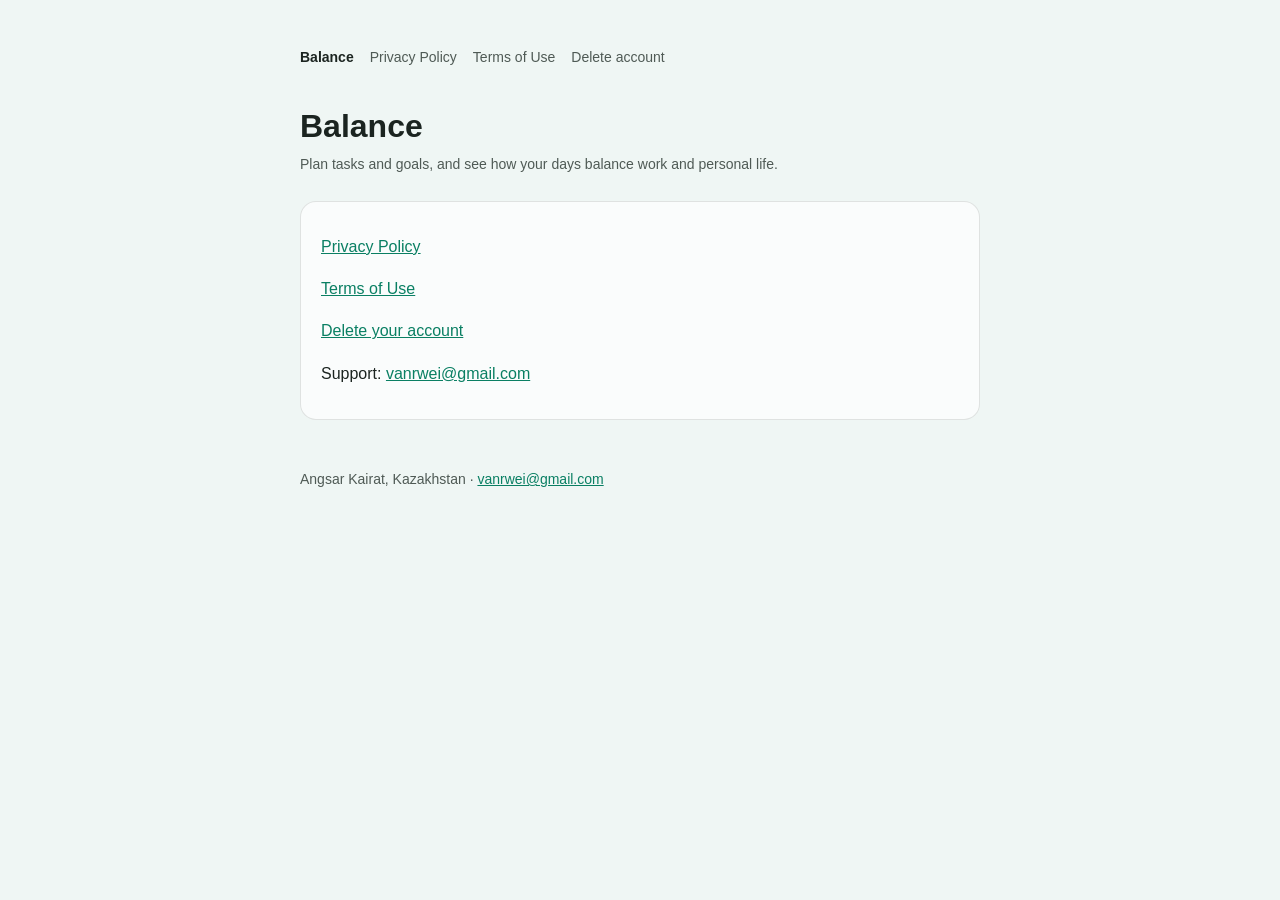
<file: index.html>
<!doctype html>
<html lang="en">
<head>
<meta charset="utf-8">
<meta name="viewport" content="width=device-width,initial-scale=1">
<title>Balance — Balance</title>
<meta name="description" content="Balance: privacy policy, terms of use and account deletion.">
<meta name="color-scheme" content="light dark">
<link rel="stylesheet" href="style.css">
</head>
<body>
<main>
<nav aria-label="Balance legal pages"><a href="index.html" aria-current="page">Balance</a><a href="privacy.html">Privacy Policy</a><a href="terms.html">Terms of Use</a><a href="delete-account.html">Delete account</a></nav>
<h1>Balance</h1>
<p class="meta">Plan tasks and goals, and see how your days balance work and personal life.</p>
<div class="box">
<p><a href="privacy.html">Privacy Policy</a></p>
<p><a href="terms.html">Terms of Use</a></p>
<p><a href="delete-account.html">Delete your account</a></p>
<p>Support: <a href="mailto:vanrwei@gmail.com">vanrwei@gmail.com</a></p>
</div>
<footer>Angsar Kairat, Kazakhstan · <a href="mailto:vanrwei@gmail.com">vanrwei@gmail.com</a></footer>
</main>
</body>
</html>
</file>
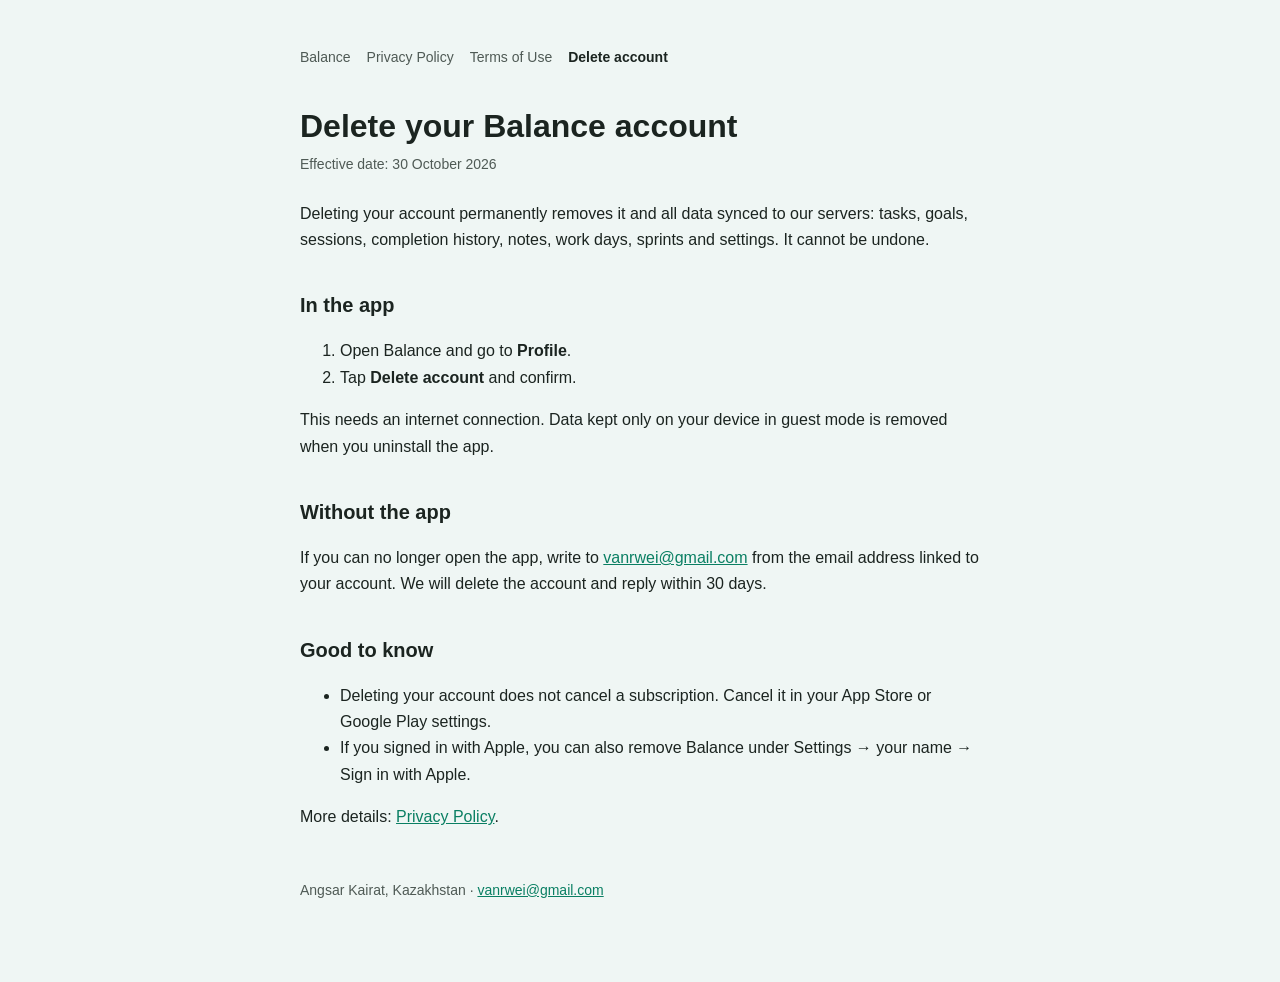
<file: delete-account.html>
<!doctype html>
<html lang="en">
<head>
<meta charset="utf-8">
<meta name="viewport" content="width=device-width,initial-scale=1">
<title>Delete account — Balance</title>
<meta name="description" content="How to delete your Balance account and data.">
<meta name="color-scheme" content="light dark">
<link rel="stylesheet" href="style.css">
</head>
<body>
<main>
<nav aria-label="Balance legal pages"><a href="index.html">Balance</a><a href="privacy.html">Privacy Policy</a><a href="terms.html">Terms of Use</a><a href="delete-account.html" aria-current="page">Delete account</a></nav>
<h1>Delete your Balance account</h1>
<p class="meta">Effective date: 30 October 2026</p>
<p>Deleting your account permanently removes it and all data synced to our servers: tasks, goals, sessions, completion history, notes, work days, sprints and settings. It cannot be undone.</p>

<h2>In the app</h2>
<ol>
<li>Open Balance and go to <strong>Profile</strong>.</li>
<li>Tap <strong>Delete account</strong> and confirm.</li>
</ol>
<p>This needs an internet connection. Data kept only on your device in guest mode is removed when you uninstall the app.</p>

<h2>Without the app</h2>
<p>If you can no longer open the app, write to <a href="mailto:vanrwei@gmail.com">vanrwei@gmail.com</a> from the email address linked to your account. We will delete the account and reply within 30 days.</p>

<h2>Good to know</h2>
<ul>
<li>Deleting your account does not cancel a subscription. Cancel it in your App Store or Google Play settings.</li>
<li>If you signed in with Apple, you can also remove Balance under Settings → your name → Sign in with Apple.</li>
</ul>
<p>More details: <a href="privacy.html">Privacy Policy</a>.</p>
<footer>Angsar Kairat, Kazakhstan · <a href="mailto:vanrwei@gmail.com">vanrwei@gmail.com</a></footer>
</main>
</body>
</html>
</file>
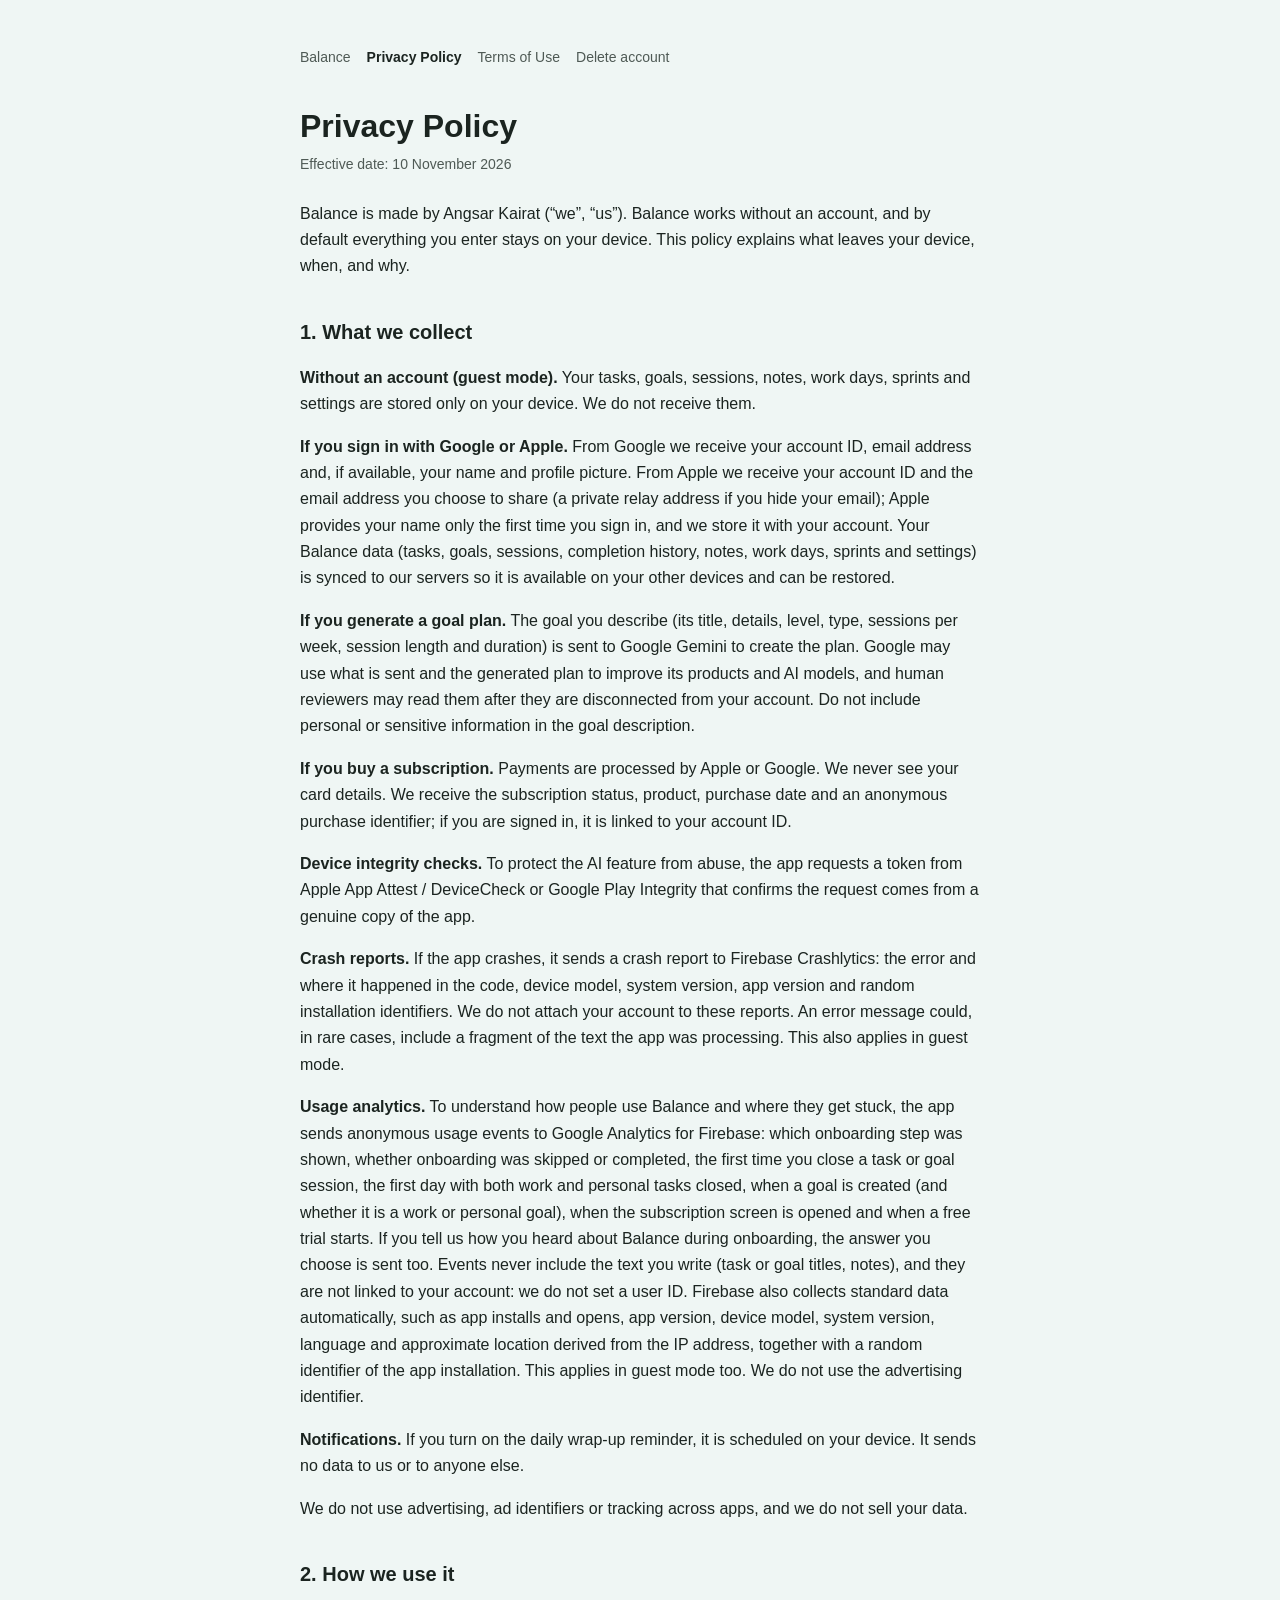
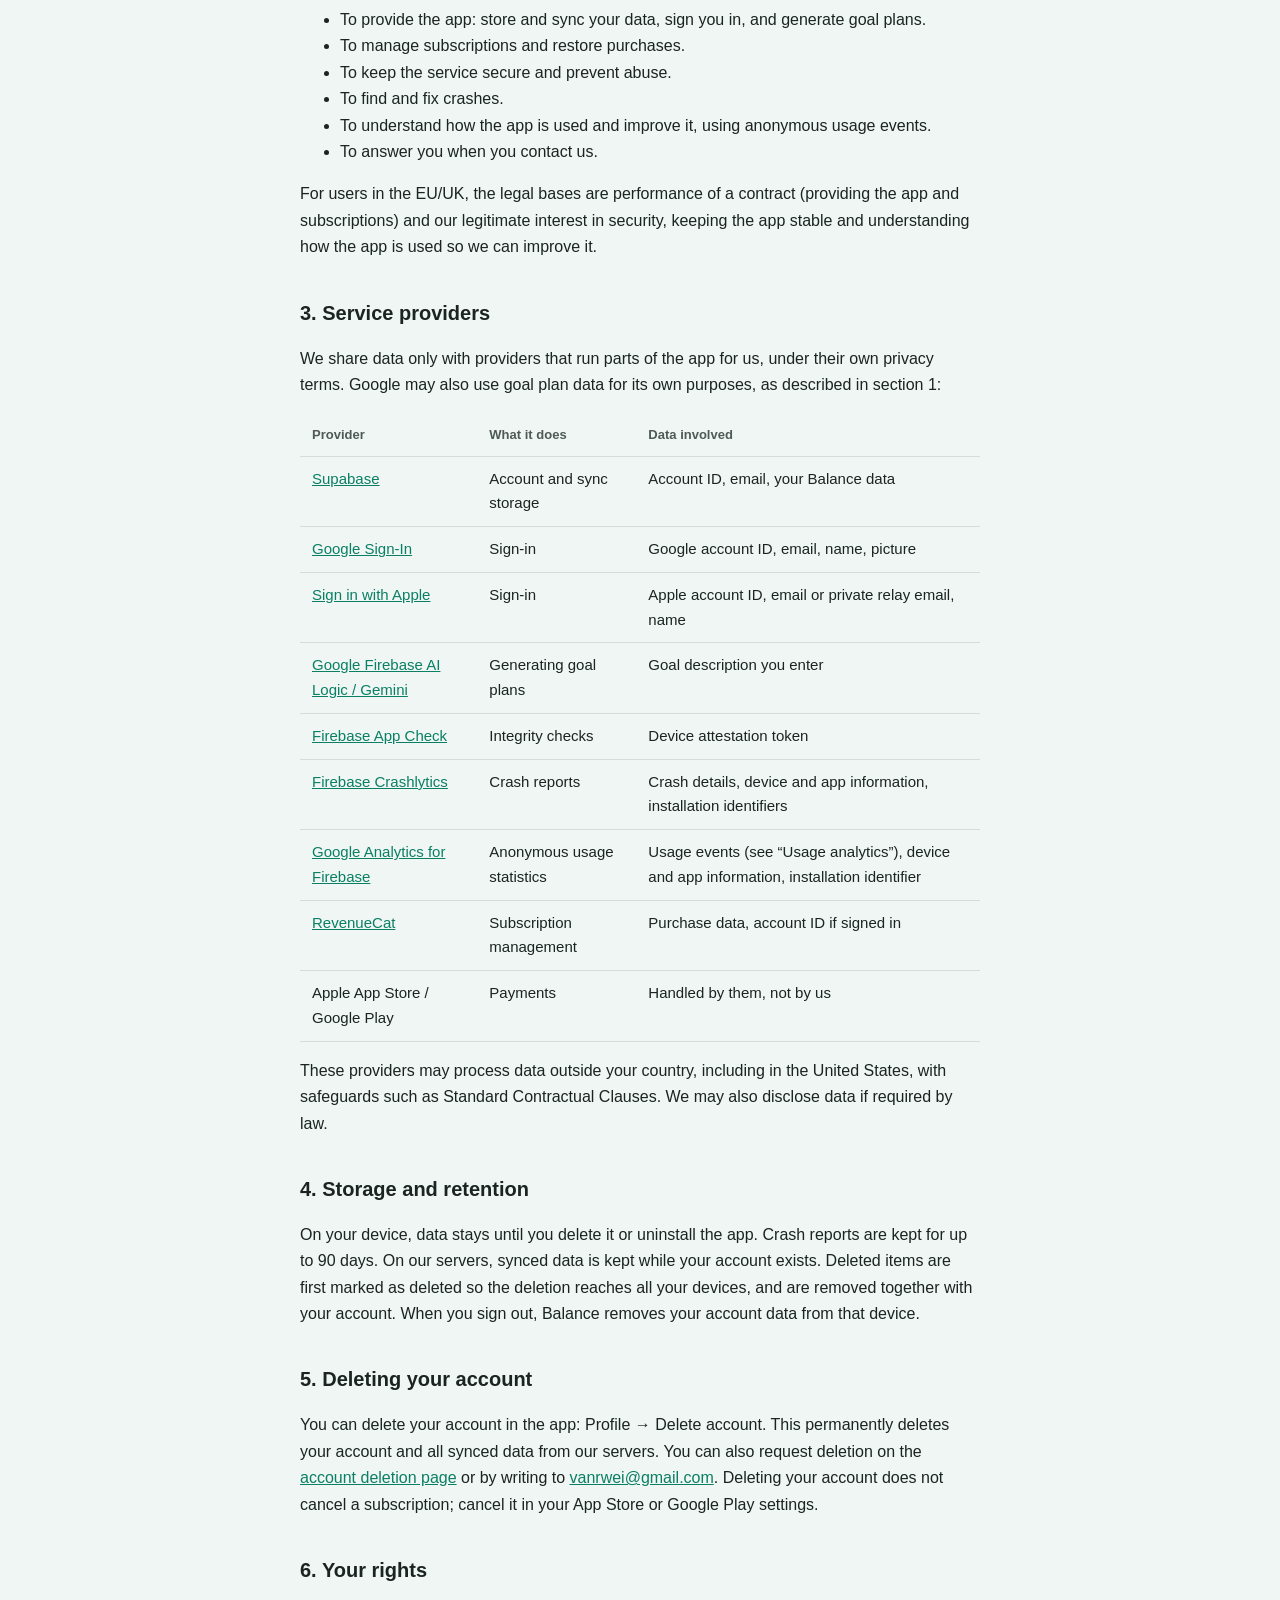
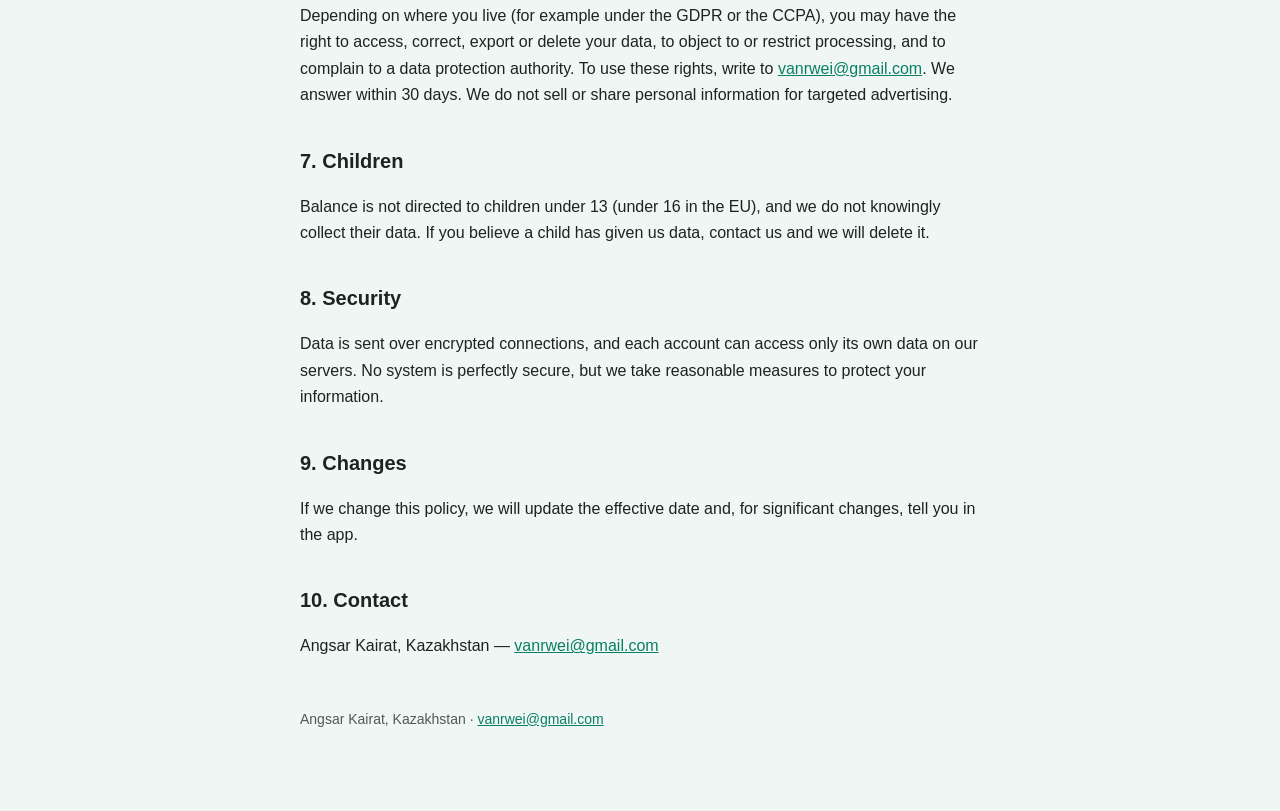
<file: privacy.html>
<!doctype html>
<html lang="en">
<head>
<meta charset="utf-8">
<meta name="viewport" content="width=device-width,initial-scale=1">
<title>Privacy Policy — Balance</title>
<meta name="description" content="How Balance handles your data.">
<meta name="color-scheme" content="light dark">
<link rel="stylesheet" href="style.css">
</head>
<body>
<main>
<nav aria-label="Balance legal pages"><a href="index.html">Balance</a><a href="privacy.html" aria-current="page">Privacy Policy</a><a href="terms.html">Terms of Use</a><a href="delete-account.html">Delete account</a></nav>
<h1>Privacy Policy</h1>
<p class="meta">Effective date: 10 November 2026</p>
<p>Balance is made by Angsar Kairat (“we”, “us”). Balance works without an account, and by default everything you enter stays on your device. This policy explains what leaves your device, when, and why.</p>

<h2>1. What we collect</h2>
<p><strong>Without an account (guest mode).</strong> Your tasks, goals, sessions, notes, work days, sprints and settings are stored only on your device. We do not receive them.</p>
<p><strong>If you sign in with Google or Apple.</strong> From Google we receive your account ID, email address and, if available, your name and profile picture. From Apple we receive your account ID and the email address you choose to share (a private relay address if you hide your email); Apple provides your name only the first time you sign in, and we store it with your account. Your Balance data (tasks, goals, sessions, completion history, notes, work days, sprints and settings) is synced to our servers so it is available on your other devices and can be restored.</p>
<p><strong>If you generate a goal plan.</strong> The goal you describe (its title, details, level, type, sessions per week, session length and duration) is sent to Google Gemini to create the plan. Google may use what is sent and the generated plan to improve its products and AI models, and human reviewers may read them after they are disconnected from your account. Do not include personal or sensitive information in the goal description.</p>
<p><strong>If you buy a subscription.</strong> Payments are processed by Apple or Google. We never see your card details. We receive the subscription status, product, purchase date and an anonymous purchase identifier; if you are signed in, it is linked to your account ID.</p>
<p><strong>Device integrity checks.</strong> To protect the AI feature from abuse, the app requests a token from Apple App Attest / DeviceCheck or Google Play Integrity that confirms the request comes from a genuine copy of the app.</p>
<p><strong>Crash reports.</strong> If the app crashes, it sends a crash report to Firebase Crashlytics: the error and where it happened in the code, device model, system version, app version and random installation identifiers. We do not attach your account to these reports. An error message could, in rare cases, include a fragment of the text the app was processing. This also applies in guest mode.</p>
<p><strong>Usage analytics.</strong> To understand how people use Balance and where they get stuck, the app sends anonymous usage events to Google Analytics for Firebase: which onboarding step was shown, whether onboarding was skipped or completed, the first time you close a task or goal session, the first day with both work and personal tasks closed, when a goal is created (and whether it is a work or personal goal), when the subscription screen is opened and when a free trial starts. If you tell us how you heard about Balance during onboarding, the answer you choose is sent too. Events never include the text you write (task or goal titles, notes), and they are not linked to your account: we do not set a user ID. Firebase also collects standard data automatically, such as app installs and opens, app version, device model, system version, language and approximate location derived from the IP address, together with a random identifier of the app installation. This applies in guest mode too. We do not use the advertising identifier.</p>
<p><strong>Notifications.</strong> If you turn on the daily wrap-up reminder, it is scheduled on your device. It sends no data to us or to anyone else.</p>
<p>We do not use advertising, ad identifiers or tracking across apps, and we do not sell your data.</p>

<h2>2. How we use it</h2>
<ul>
<li>To provide the app: store and sync your data, sign you in, and generate goal plans.</li>
<li>To manage subscriptions and restore purchases.</li>
<li>To keep the service secure and prevent abuse.</li>
<li>To find and fix crashes.</li>
<li>To understand how the app is used and improve it, using anonymous usage events.</li>
<li>To answer you when you contact us.</li>
</ul>
<p>For users in the EU/UK, the legal bases are performance of a contract (providing the app and subscriptions) and our legitimate interest in security, keeping the app stable and understanding how the app is used so we can improve it.</p>

<h2>3. Service providers</h2>
<p>We share data only with providers that run parts of the app for us, under their own privacy terms. Google may also use goal plan data for its own purposes, as described in section 1:</p>
<table>
<tr><th>Provider</th><th>What it does</th><th>Data involved</th></tr>
<tr><td><a href="https://supabase.com/privacy">Supabase</a></td><td>Account and sync storage</td><td>Account ID, email, your Balance data</td></tr>
<tr><td><a href="https://policies.google.com/privacy">Google Sign-In</a></td><td>Sign-in</td><td>Google account ID, email, name, picture</td></tr>
<tr><td><a href="https://www.apple.com/legal/privacy/">Sign in with Apple</a></td><td>Sign-in</td><td>Apple account ID, email or private relay email, name</td></tr>
<tr><td><a href="https://firebase.google.com/support/privacy">Google Firebase AI Logic / Gemini</a></td><td>Generating goal plans</td><td>Goal description you enter</td></tr>
<tr><td><a href="https://firebase.google.com/support/privacy">Firebase App Check</a></td><td>Integrity checks</td><td>Device attestation token</td></tr>
<tr><td><a href="https://firebase.google.com/support/privacy">Firebase Crashlytics</a></td><td>Crash reports</td><td>Crash details, device and app information, installation identifiers</td></tr>
<tr><td><a href="https://firebase.google.com/support/privacy">Google Analytics for Firebase</a></td><td>Anonymous usage statistics</td><td>Usage events (see “Usage analytics”), device and app information, installation identifier</td></tr>
<tr><td><a href="https://www.revenuecat.com/privacy">RevenueCat</a></td><td>Subscription management</td><td>Purchase data, account ID if signed in</td></tr>
<tr><td>Apple App Store / Google Play</td><td>Payments</td><td>Handled by them, not by us</td></tr>
</table>
<p>These providers may process data outside your country, including in the United States, with safeguards such as Standard Contractual Clauses. We may also disclose data if required by law.</p>

<h2>4. Storage and retention</h2>
<p>On your device, data stays until you delete it or uninstall the app. Crash reports are kept for up to 90 days. On our servers, synced data is kept while your account exists. Deleted items are first marked as deleted so the deletion reaches all your devices, and are removed together with your account. When you sign out, Balance removes your account data from that device.</p>

<h2>5. Deleting your account</h2>
<p>You can delete your account in the app: Profile → Delete account. This permanently deletes your account and all synced data from our servers. You can also request deletion on the <a href="delete-account.html">account deletion page</a> or by writing to <a href="mailto:vanrwei@gmail.com">vanrwei@gmail.com</a>. Deleting your account does not cancel a subscription; cancel it in your App Store or Google Play settings.</p>

<h2>6. Your rights</h2>
<p>Depending on where you live (for example under the GDPR or the CCPA), you may have the right to access, correct, export or delete your data, to object to or restrict processing, and to complain to a data protection authority. To use these rights, write to <a href="mailto:vanrwei@gmail.com">vanrwei@gmail.com</a>. We answer within 30 days. We do not sell or share personal information for targeted advertising.</p>

<h2>7. Children</h2>
<p>Balance is not directed to children under 13 (under 16 in the EU), and we do not knowingly collect their data. If you believe a child has given us data, contact us and we will delete it.</p>

<h2>8. Security</h2>
<p>Data is sent over encrypted connections, and each account can access only its own data on our servers. No system is perfectly secure, but we take reasonable measures to protect your information.</p>

<h2>9. Changes</h2>
<p>If we change this policy, we will update the effective date and, for significant changes, tell you in the app.</p>

<h2>10. Contact</h2>
<p>Angsar Kairat, Kazakhstan — <a href="mailto:vanrwei@gmail.com">vanrwei@gmail.com</a></p>
<footer>Angsar Kairat, Kazakhstan · <a href="mailto:vanrwei@gmail.com">vanrwei@gmail.com</a></footer>
</main>
</body>
</html>
</file>
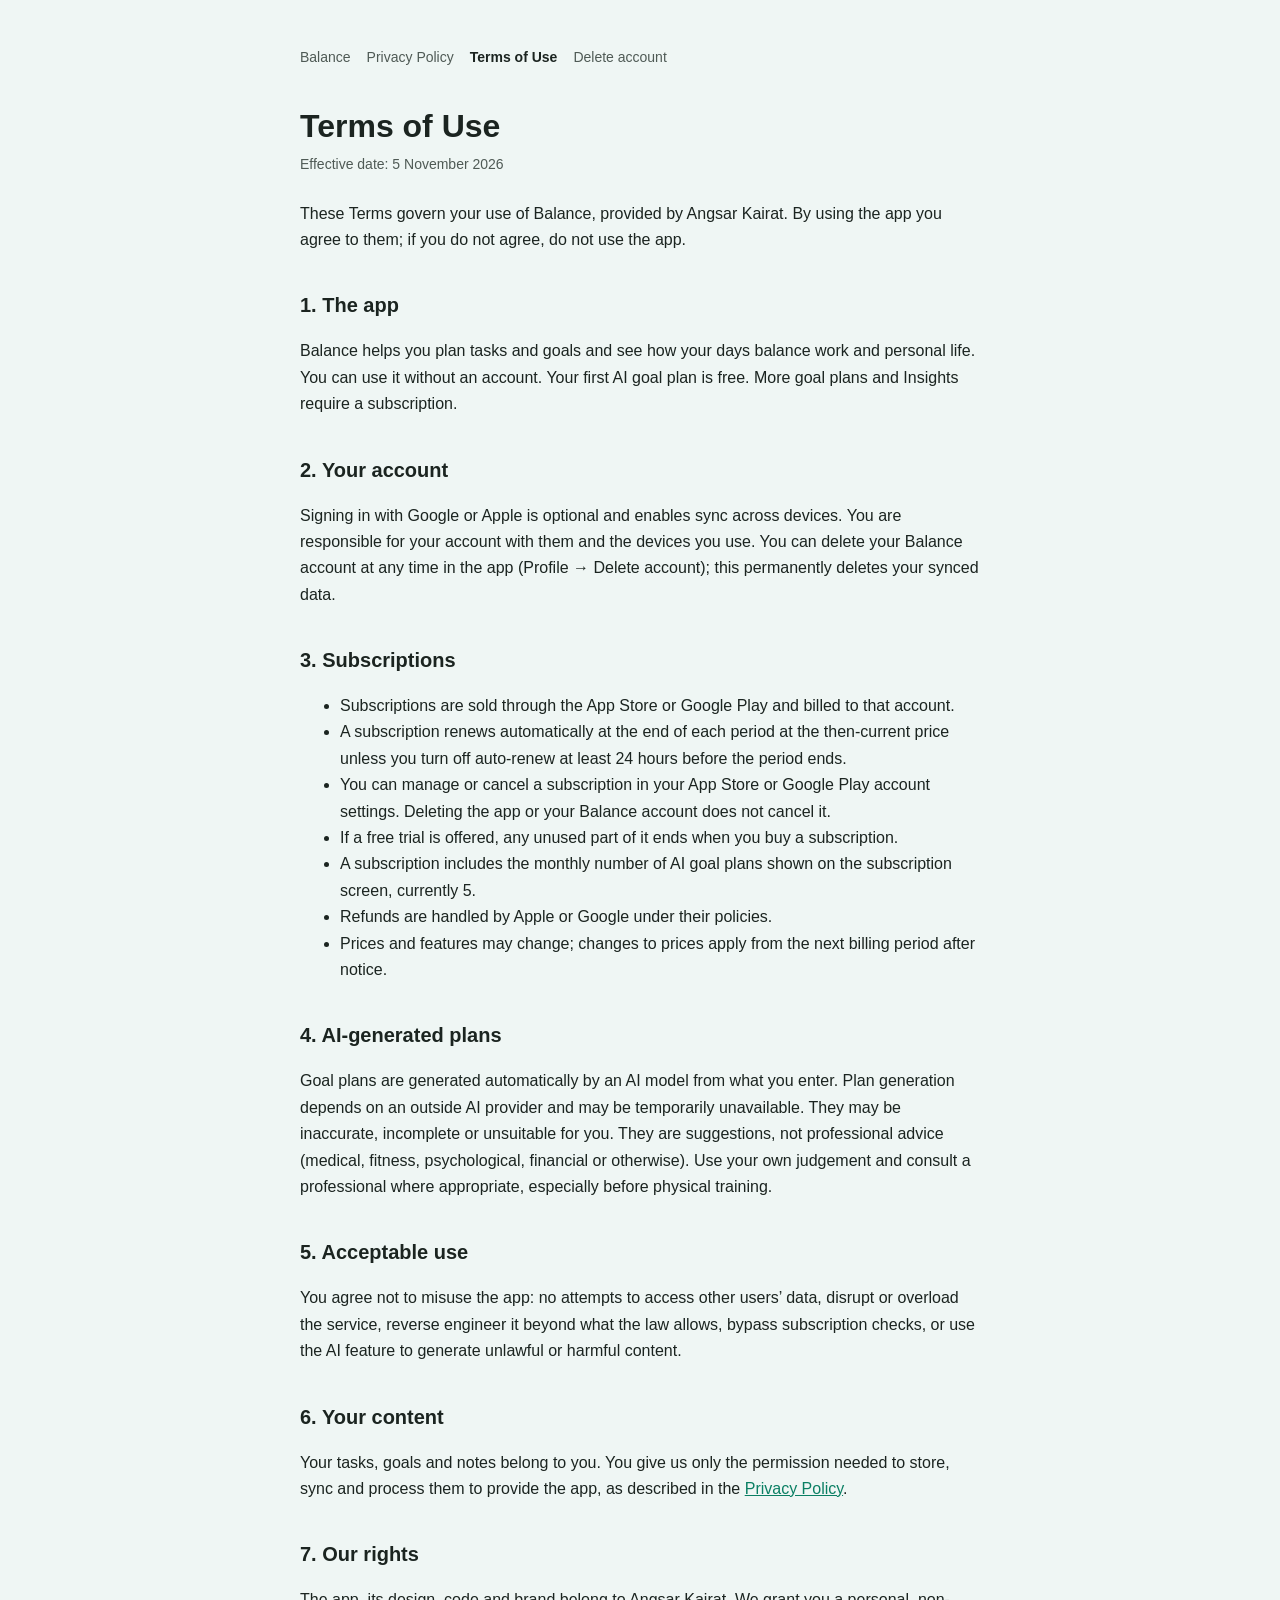
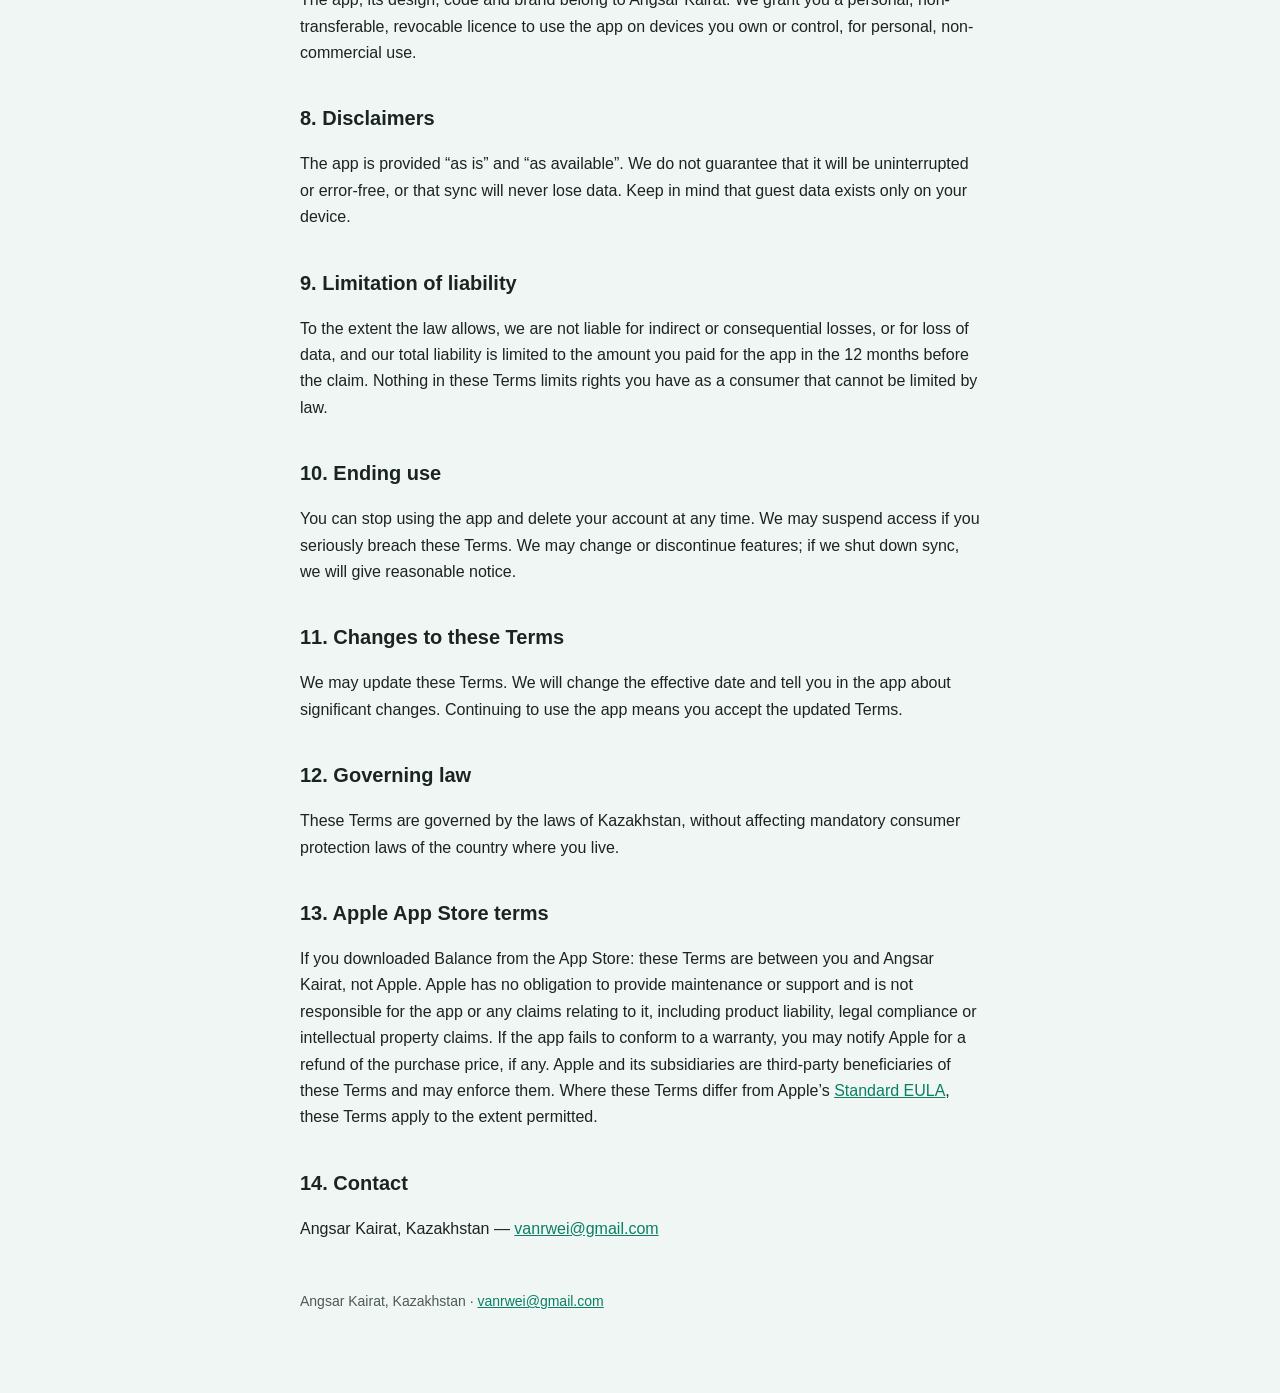
<file: terms.html>
<!doctype html>
<html lang="en">
<head>
<meta charset="utf-8">
<meta name="viewport" content="width=device-width,initial-scale=1">
<title>Terms of Use — Balance</title>
<meta name="description" content="Terms of use for the Balance app.">
<meta name="color-scheme" content="light dark">
<link rel="stylesheet" href="style.css">
</head>
<body>
<main>
<nav aria-label="Balance legal pages"><a href="index.html">Balance</a><a href="privacy.html">Privacy Policy</a><a href="terms.html" aria-current="page">Terms of Use</a><a href="delete-account.html">Delete account</a></nav>
<h1>Terms of Use</h1>
<p class="meta">Effective date: 5 November 2026</p>
<p>These Terms govern your use of Balance, provided by Angsar Kairat. By using the app you agree to them; if you do not agree, do not use the app.</p>

<h2>1. The app</h2>
<p>Balance helps you plan tasks and goals and see how your days balance work and personal life. You can use it without an account. Your first AI goal plan is free. More goal plans and Insights require a subscription.</p>

<h2>2. Your account</h2>
<p>Signing in with Google or Apple is optional and enables sync across devices. You are responsible for your account with them and the devices you use. You can delete your Balance account at any time in the app (Profile → Delete account); this permanently deletes your synced data.</p>

<h2>3. Subscriptions</h2>
<ul>
<li>Subscriptions are sold through the App Store or Google Play and billed to that account.</li>
<li>A subscription renews automatically at the end of each period at the then-current price unless you turn off auto-renew at least 24 hours before the period ends.</li>
<li>You can manage or cancel a subscription in your App Store or Google Play account settings. Deleting the app or your Balance account does not cancel it.</li>
<li>If a free trial is offered, any unused part of it ends when you buy a subscription.</li>
<li>A subscription includes the monthly number of AI goal plans shown on the subscription screen, currently 5.</li>
<li>Refunds are handled by Apple or Google under their policies.</li>
<li>Prices and features may change; changes to prices apply from the next billing period after notice.</li>
</ul>

<h2>4. AI-generated plans</h2>
<p>Goal plans are generated automatically by an AI model from what you enter. Plan generation depends on an outside AI provider and may be temporarily unavailable. They may be inaccurate, incomplete or unsuitable for you. They are suggestions, not professional advice (medical, fitness, psychological, financial or otherwise). Use your own judgement and consult a professional where appropriate, especially before physical training.</p>

<h2>5. Acceptable use</h2>
<p>You agree not to misuse the app: no attempts to access other users’ data, disrupt or overload the service, reverse engineer it beyond what the law allows, bypass subscription checks, or use the AI feature to generate unlawful or harmful content.</p>

<h2>6. Your content</h2>
<p>Your tasks, goals and notes belong to you. You give us only the permission needed to store, sync and process them to provide the app, as described in the <a href="privacy.html">Privacy Policy</a>.</p>

<h2>7. Our rights</h2>
<p>The app, its design, code and brand belong to Angsar Kairat. We grant you a personal, non-transferable, revocable licence to use the app on devices you own or control, for personal, non-commercial use.</p>

<h2>8. Disclaimers</h2>
<p>The app is provided “as is” and “as available”. We do not guarantee that it will be uninterrupted or error-free, or that sync will never lose data. Keep in mind that guest data exists only on your device.</p>

<h2>9. Limitation of liability</h2>
<p>To the extent the law allows, we are not liable for indirect or consequential losses, or for loss of data, and our total liability is limited to the amount you paid for the app in the 12 months before the claim. Nothing in these Terms limits rights you have as a consumer that cannot be limited by law.</p>

<h2>10. Ending use</h2>
<p>You can stop using the app and delete your account at any time. We may suspend access if you seriously breach these Terms. We may change or discontinue features; if we shut down sync, we will give reasonable notice.</p>

<h2>11. Changes to these Terms</h2>
<p>We may update these Terms. We will change the effective date and tell you in the app about significant changes. Continuing to use the app means you accept the updated Terms.</p>

<h2>12. Governing law</h2>
<p>These Terms are governed by the laws of Kazakhstan, without affecting mandatory consumer protection laws of the country where you live.</p>

<h2>13. Apple App Store terms</h2>
<p>If you downloaded Balance from the App Store: these Terms are between you and Angsar Kairat, not Apple. Apple has no obligation to provide maintenance or support and is not responsible for the app or any claims relating to it, including product liability, legal compliance or intellectual property claims. If the app fails to conform to a warranty, you may notify Apple for a refund of the purchase price, if any. Apple and its subsidiaries are third-party beneficiaries of these Terms and may enforce them. Where these Terms differ from Apple’s <a href="https://www.apple.com/legal/internet-services/itunes/dev/stdeula/">Standard EULA</a>, these Terms apply to the extent permitted.</p>

<h2>14. Contact</h2>
<p>Angsar Kairat, Kazakhstan — <a href="mailto:vanrwei@gmail.com">vanrwei@gmail.com</a></p>
<footer>Angsar Kairat, Kazakhstan · <a href="mailto:vanrwei@gmail.com">vanrwei@gmail.com</a></footer>
</main>
</body>
</html>
</file>
<file: style.css>
:root{--bg:#EFF6F4;--fg:#1B2420;--mut:#4F5A55;--acc:#0A7F63;--card:rgba(255,255,255,.7);--bd:rgba(27,36,32,.12)}
@media (prefers-color-scheme:dark){:root{--bg:#071110;--fg:#ECF2EF;--mut:#9BA9A3;--acc:#48E2B0;--card:rgba(255,255,255,.06);--bd:rgba(255,255,255,.14)}}
*{box-sizing:border-box}
body{margin:0;background:var(--bg);color:var(--fg);font:16px/1.65 -apple-system,BlinkMacSystemFont,"Segoe UI",Roboto,Helvetica,Arial,sans-serif}
main{max-width:720px;margin:0 auto;padding:40px 20px 80px}
nav{display:flex;gap:16px;flex-wrap:wrap;margin-bottom:32px;font-size:14px}
nav a{color:var(--mut);text-decoration:none;padding:6px 0}
nav a[aria-current=page]{color:var(--fg);font-weight:600}
h1{font-size:32px;line-height:1.2;margin:0 0 8px}
h2{font-size:20px;margin:36px 0 8px}
p,li{color:var(--fg)}
.meta{color:var(--mut);font-size:14px;margin:0 0 24px}
a{color:var(--acc)}
table{width:100%;border-collapse:collapse;font-size:15px;margin:12px 0}
th,td{text-align:left;padding:10px 12px;border-bottom:1px solid var(--bd);vertical-align:top}
th{color:var(--mut);font-weight:600;font-size:13px}
.box{background:var(--card);border:1px solid var(--bd);border-radius:16px;padding:16px 20px;margin:16px 0}
footer{margin-top:48px;color:var(--mut);font-size:14px}
</file>
